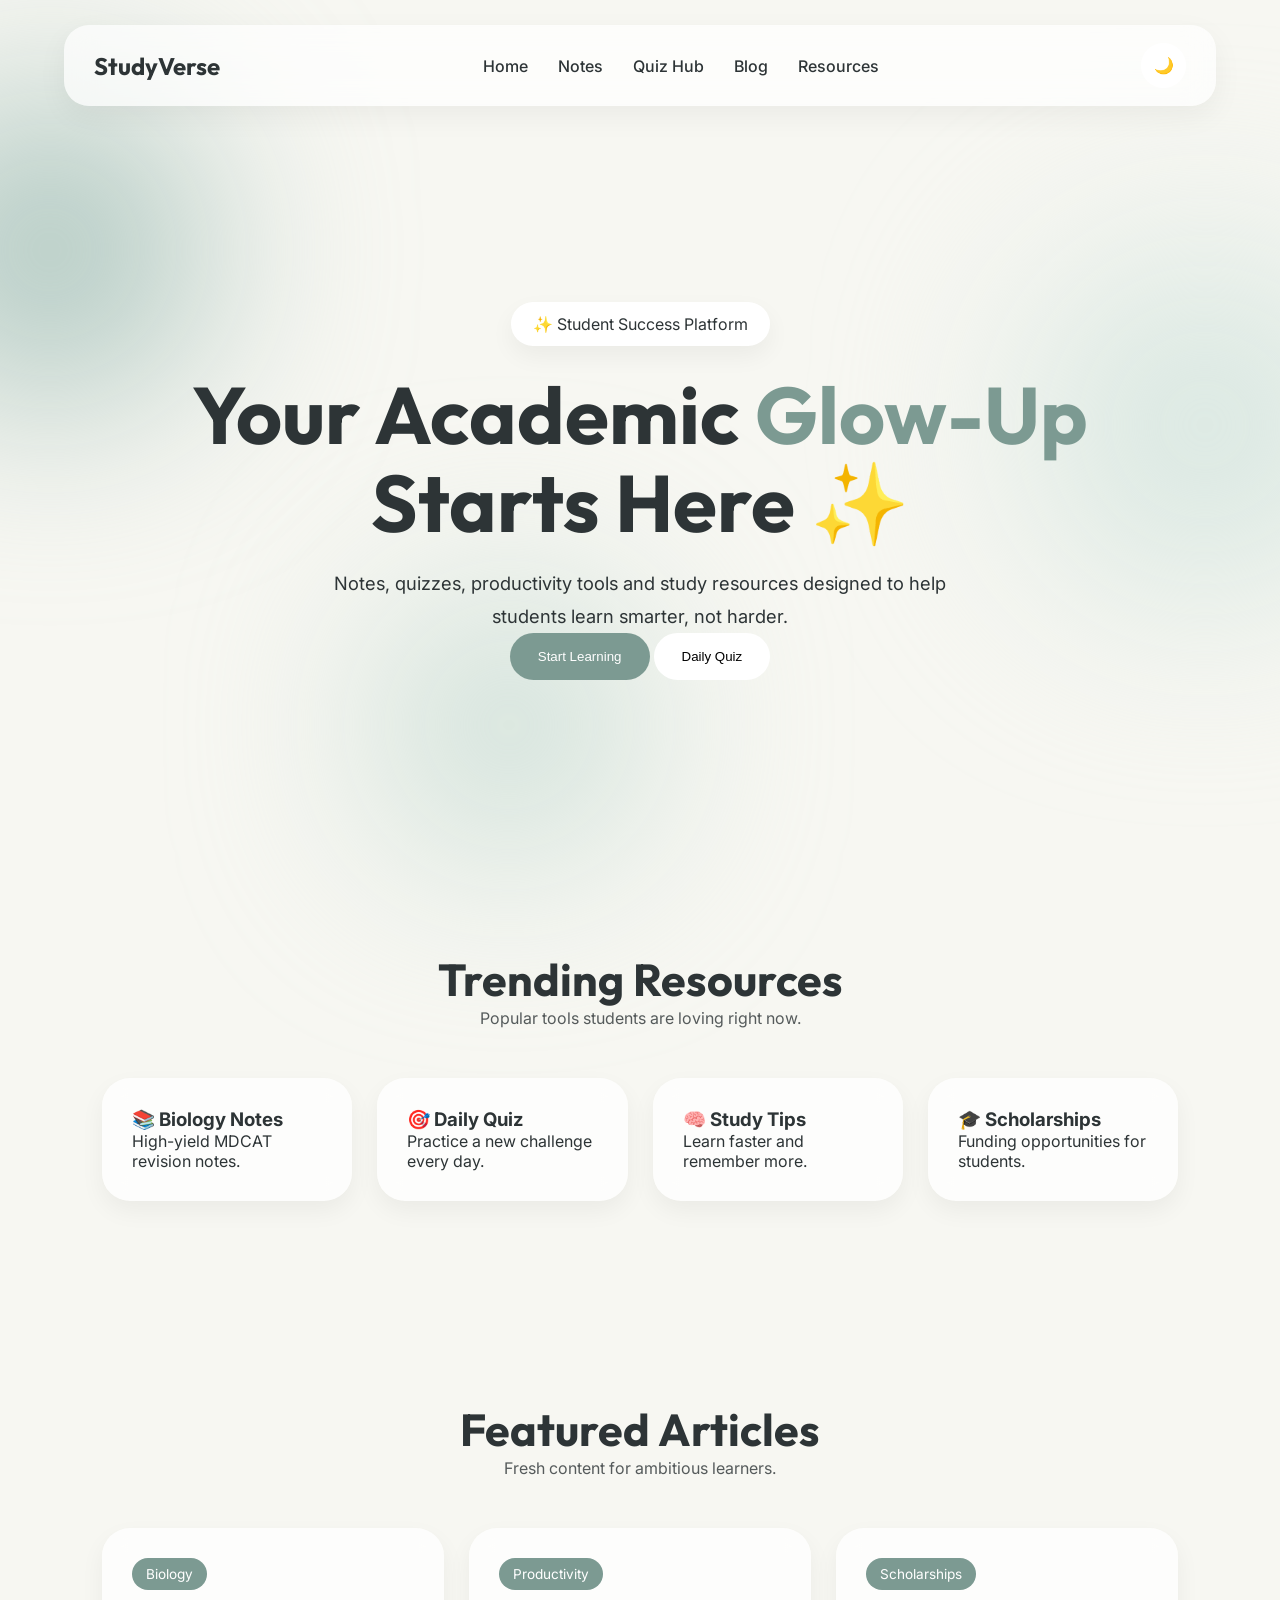
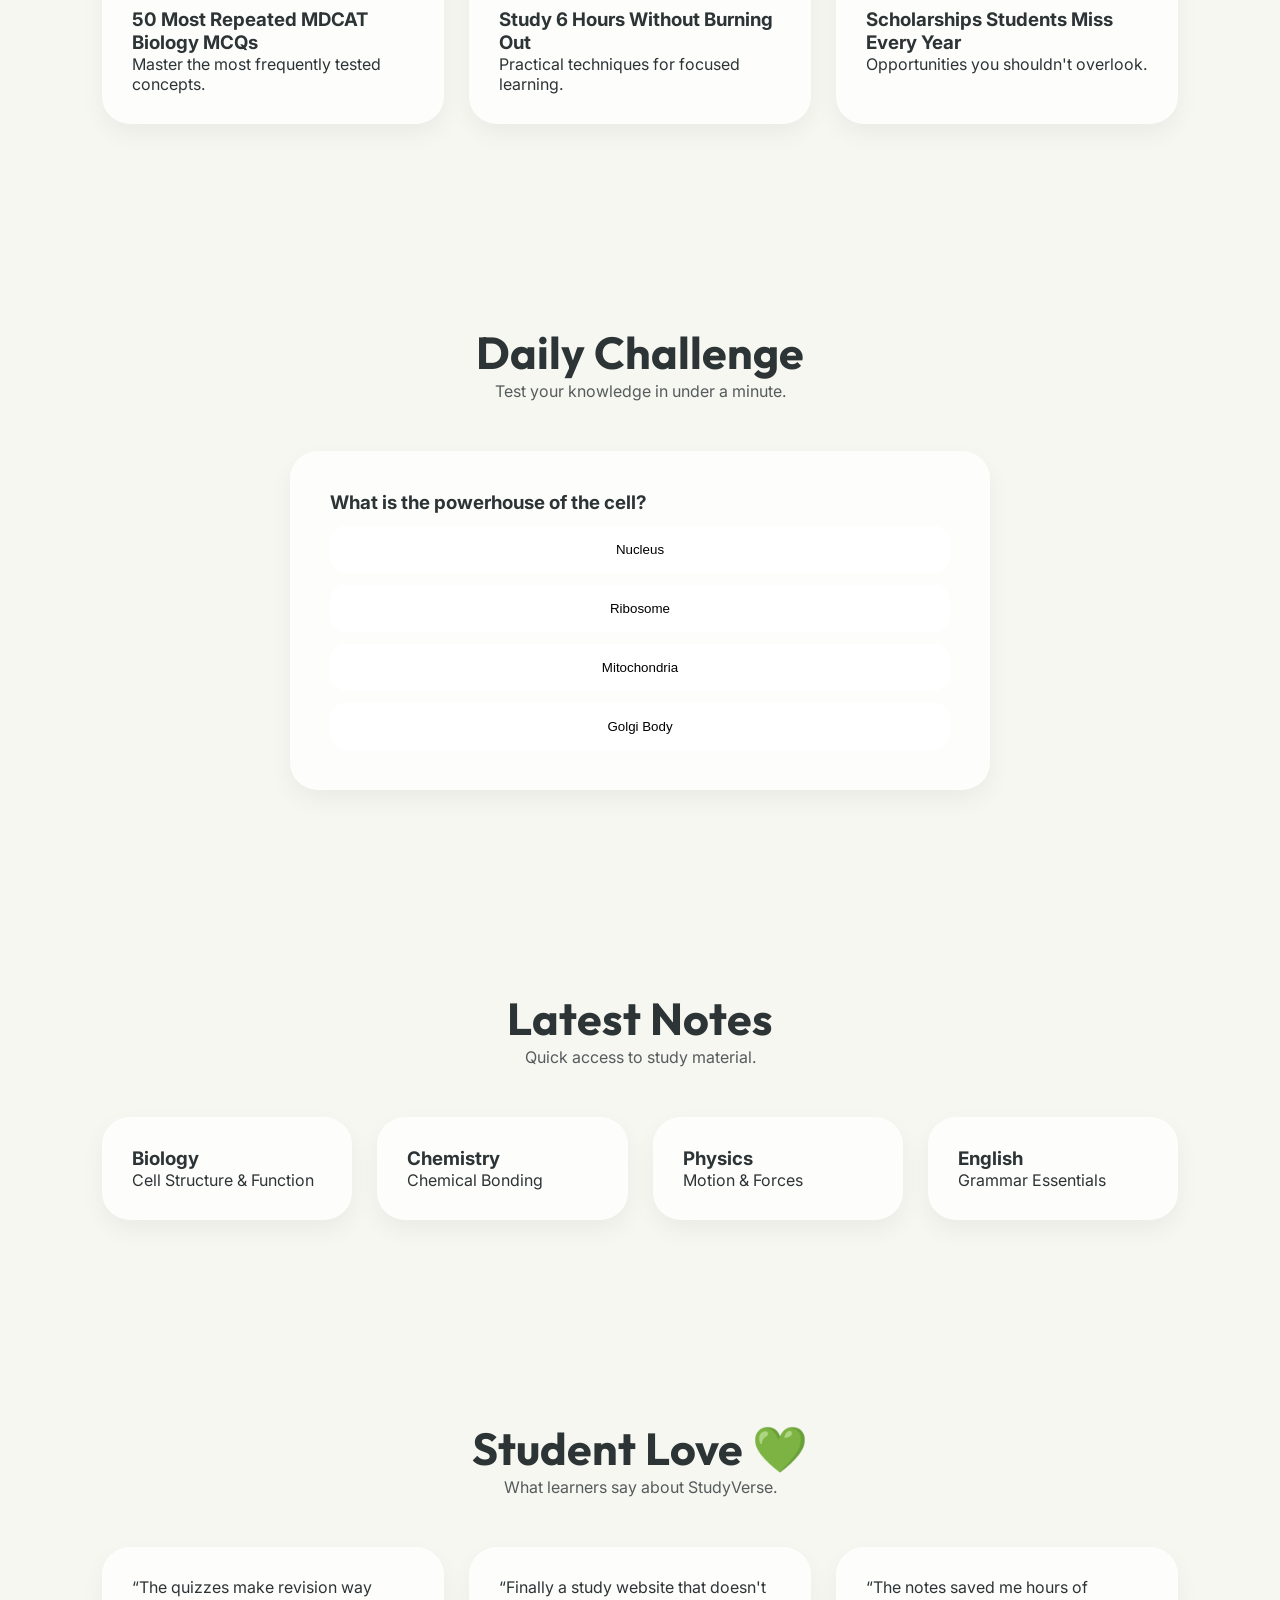
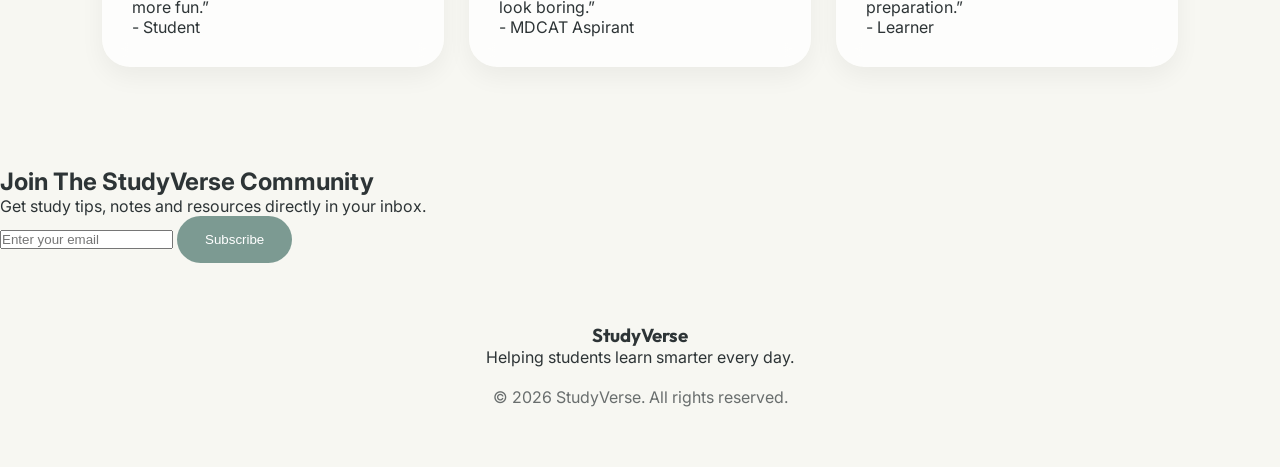
<file: index.html>
<!DOCTYPE html>
<html lang="en">

<head>
    <meta charset="UTF-8">
    <meta name="viewport" content="width=device-width, initial-scale=1.0">

    <title>StudyVerse | Your Academic Glow-Up Starts Here</title>

    <meta name="description"
        content="StudyVerse helps students learn smarter through notes, quizzes, study resources, productivity tips and more.">

    <link rel="stylesheet" href="style.css">

    <link href="https://fonts.googleapis.com/css2?family=Outfit:wght@300;400;500;600;700;800&family=Inter:wght@300;400;500;600&display=swap"
        rel="stylesheet">
</head>

<body>

    <!-- Floating Blobs -->

    <div class="blob blob1"></div>
    <div class="blob blob2"></div>
    <div class="blob blob3"></div>

    <!-- Navbar -->

    <nav class="navbar">

    <div class="logo">StudyVerse</div>

    <div class="menu-toggle" id="menuToggle">
        ☰
    </div>

    <ul class="nav-links" id="navLinks">
    <li><a href="index.html">Home</a></li>
    <li><a href="notes.html">Notes</a></li>
    <li><a href="quiz.html">Quiz Hub</a></li>
    <li><a href="blog.html">Blog</a></li>
    <li><a href="resources.html">Resources</a></li>
</ul>

        <button id="themeToggle" class="theme-btn">
            🌙
        </button>

    </nav>

    <!-- Hero -->

    <section class="hero">

        <span class="badge">
            ✨ Student Success Platform
        </span>

        <h1>
            Your Academic
            <span>Glow-Up</span>
            Starts Here ✨
        </h1>

        <p>
            Notes, quizzes, productivity tools and study resources
            designed to help students learn smarter, not harder.
        </p>

        <div class="hero-buttons">

            <button class="primary-btn">
                Start Learning
            </button>

            <button class="secondary-btn">
                Daily Quiz
            </button>

        </div>

    </section>

    <!-- Trending Resources -->

    <section class="section">

        <div class="section-header">
            <h2>Trending Resources</h2>
            <p>Popular tools students are loving right now.</p>
        </div>

        <div class="card-grid">

            <div class="card">
                <h3>📚 Biology Notes</h3>
                <p>High-yield MDCAT revision notes.</p>
            </div>

            <div class="card">
                <h3>🎯 Daily Quiz</h3>
                <p>Practice a new challenge every day.</p>
            </div>

            <div class="card">
                <h3>🧠 Study Tips</h3>
                <p>Learn faster and remember more.</p>
            </div>

            <div class="card">
                <h3>🎓 Scholarships</h3>
                <p>Funding opportunities for students.</p>
            </div>

        </div>

    </section>

    <!-- Featured Articles -->

    <section class="section">

        <div class="section-header">
            <h2>Featured Articles</h2>
            <p>Fresh content for ambitious learners.</p>
        </div>

        <div class="article-grid">

            <div class="article-card">
                <span class="tag">Biology</span>
                <h3>50 Most Repeated MDCAT Biology MCQs</h3>
                <p>Master the most frequently tested concepts.</p>
            </div>

            <div class="article-card">
                <span class="tag">Productivity</span>
                <h3>Study 6 Hours Without Burning Out</h3>
                <p>Practical techniques for focused learning.</p>
            </div>

            <div class="article-card">
                <span class="tag">Scholarships</span>
                <h3>Scholarships Students Miss Every Year</h3>
                <p>Opportunities you shouldn't overlook.</p>
            </div>

        </div>

    </section>

    <!-- Daily Challenge -->

    <section class="section">

        <div class="section-header">
            <h2>Daily Challenge</h2>
            <p>Test your knowledge in under a minute.</p>
        </div>

        <div class="quiz-card">

            <h3>
                What is the powerhouse of the cell?
            </h3>

            <button class="quiz-option">
                Nucleus
            </button>

            <button class="quiz-option">
                Ribosome
            </button>

            <button class="quiz-option">
                Mitochondria
            </button>

            <button class="quiz-option">
                Golgi Body
            </button>

        </div>

    </section>

    <!-- Latest Notes -->

    <section class="section">

        <div class="section-header">
            <h2>Latest Notes</h2>
            <p>Quick access to study material.</p>
        </div>

        <div class="notes-grid">

            <div class="note-card">
                <h3>Biology</h3>
                <p>Cell Structure & Function</p>
            </div>

            <div class="note-card">
                <h3>Chemistry</h3>
                <p>Chemical Bonding</p>
            </div>

            <div class="note-card">
                <h3>Physics</h3>
                <p>Motion & Forces</p>
            </div>

            <div class="note-card">
                <h3>English</h3>
                <p>Grammar Essentials</p>
            </div>

        </div>

    </section>

    <!-- Testimonials -->

    <section class="section">

        <div class="section-header">
            <h2>Student Love 💚</h2>
            <p>What learners say about StudyVerse.</p>
        </div>

        <div class="testimonial-grid">

            <div class="testimonial">
                <p>
                    “The quizzes make revision way more fun.”
                </p>
                <span>- Student</span>
            </div>

            <div class="testimonial">
                <p>
                    “Finally a study website that doesn't look boring.”
                </p>
                <span>- MDCAT Aspirant</span>
            </div>

            <div class="testimonial">
                <p>
                    “The notes saved me hours of preparation.”
                </p>
                <span>- Learner</span>
            </div>

        </div>

    </section>

    <!-- Newsletter -->

    <section class="newsletter">

        <h2>Join The StudyVerse Community</h2>

        <p>
            Get study tips, notes and resources directly in your inbox.
        </p>

        <div class="newsletter-form">

            <input type="email" placeholder="Enter your email">

            <button class="primary-btn">
                Subscribe
            </button>

        </div>

    </section>

    <!-- Footer -->

    <footer>

        <h3>StudyVerse</h3>

        <p>
            Helping students learn smarter every day.
        </p>

        <p class="copyright">
            © 2026 StudyVerse. All rights reserved.
        </p>

    </footer>

    <script src="script.js"></script>

</body>

</html>
</file>
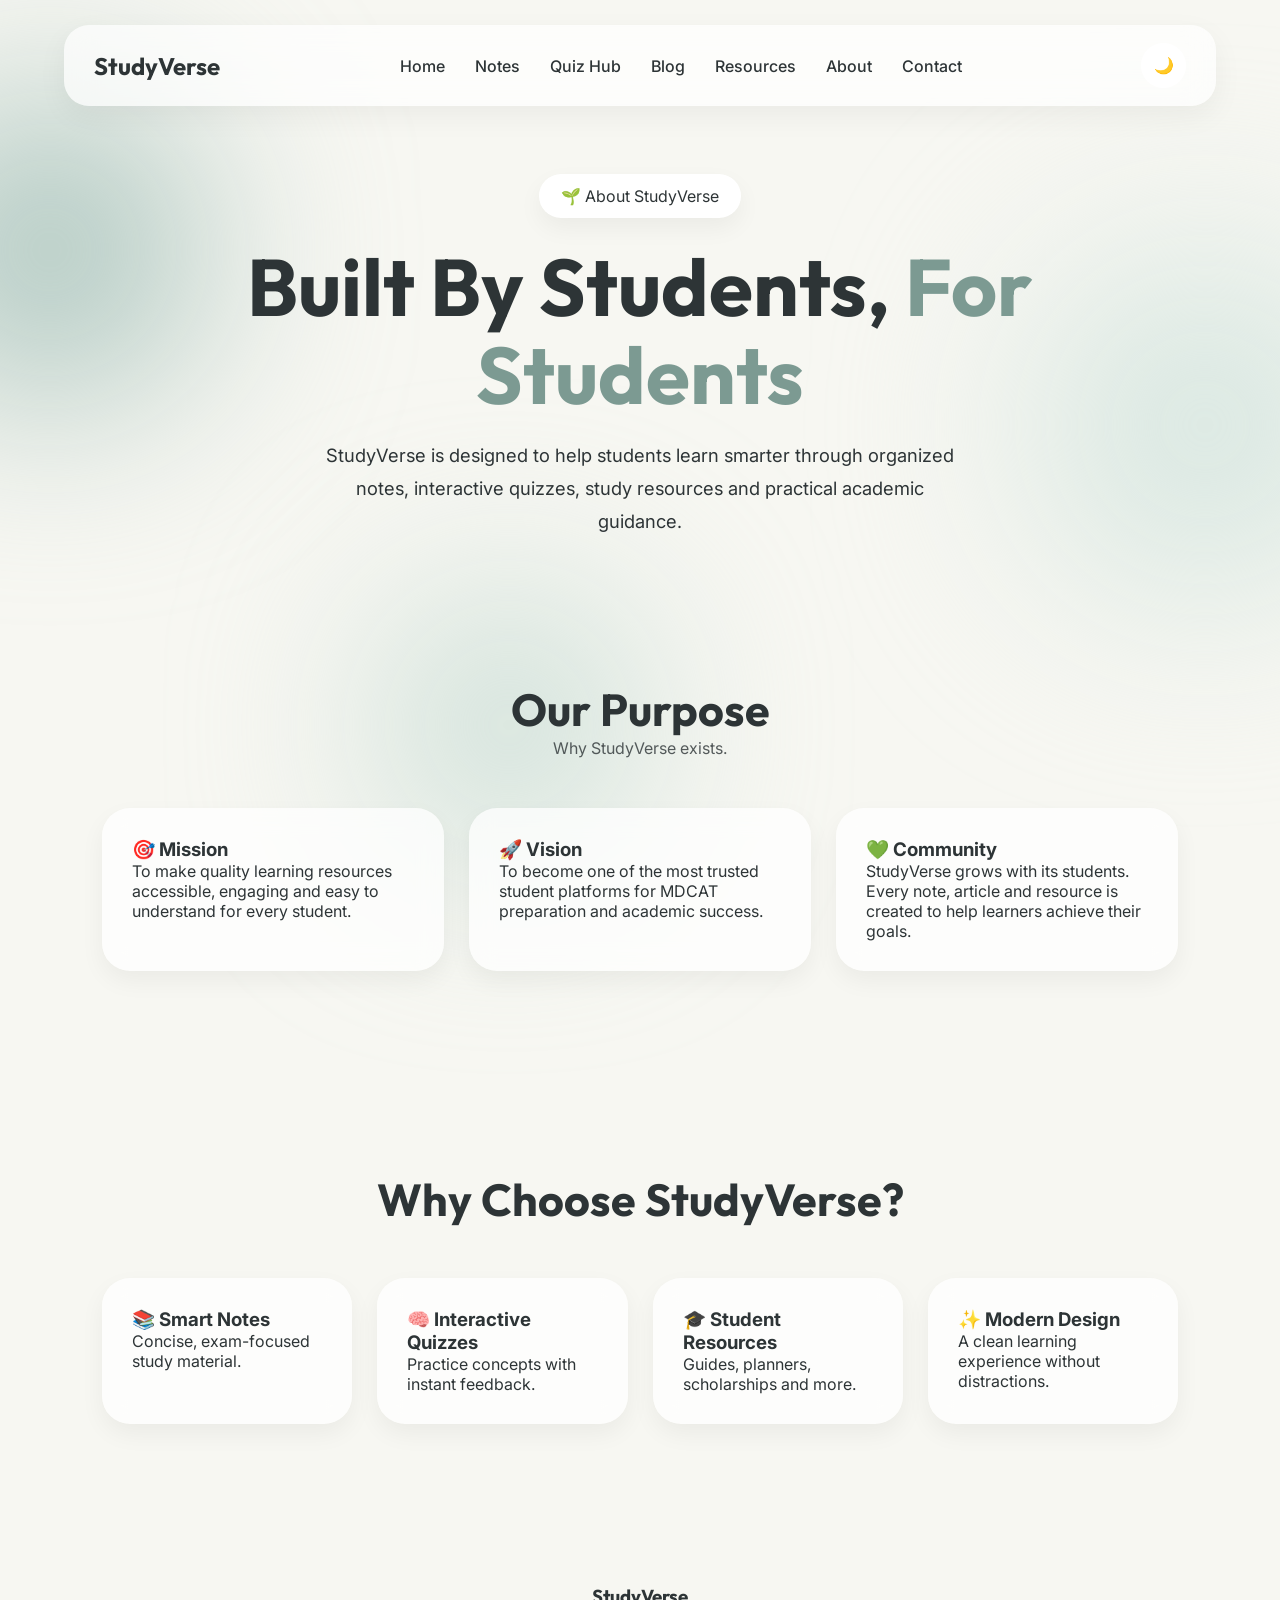
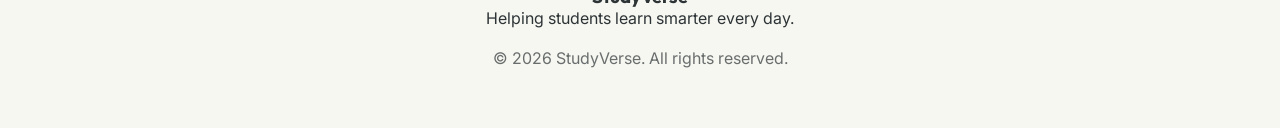
<file: about.html>
<!DOCTYPE html>
<html lang="en">

<head>
    <meta charset="UTF-8">
    <meta name="viewport" content="width=device-width, initial-scale=1.0">

    <title>About StudyVerse</title>

    <link rel="stylesheet" href="style.css">

    <link href="https://fonts.googleapis.com/css2?family=Outfit:wght@300;400;500;600;700;800&family=Inter:wght@300;400;500;600&display=swap"
        rel="stylesheet">
</head>

<body>

    <!-- Background Blobs -->

    <div class="blob blob1"></div>
    <div class="blob blob2"></div>
    <div class="blob blob3"></div>

    <!-- Navbar -->

    <nav class="navbar">

        <div class="logo">
            StudyVerse
        </div>

        <div class="menu-toggle" id="menuToggle">
            ☰
        </div>

        <ul class="nav-links" id="navLinks">
            <li><a href="index.html">Home</a></li>
            <li><a href="notes.html">Notes</a></li>
            <li><a href="quiz.html">Quiz Hub</a></li>
            <li><a href="blog.html">Blog</a></li>
            <li><a href="resources.html">Resources</a></li>
            <li><a href="about.html">About</a></li>
            <li><a href="contact.html">Contact</a></li>
        </ul>

        <button id="themeToggle" class="theme-btn">
            🌙
        </button>

    </nav>

    <!-- Hero -->

    <section class="hero" style="min-height:50vh;">

        <span class="badge">
            🌱 About StudyVerse
        </span>

        <h1>
            Built By Students,
            <span>For Students</span>
        </h1>

        <p>
            StudyVerse is designed to help students learn smarter through
            organized notes, interactive quizzes, study resources and
            practical academic guidance.
        </p>

    </section>

    <!-- About Cards -->

    <section class="section">

        <div class="section-header">
            <h2>Our Purpose</h2>
            <p>Why StudyVerse exists.</p>
        </div>

        <div class="card-grid">

            <div class="card">
                <h3>🎯 Mission</h3>

                <p>
                    To make quality learning resources accessible,
                    engaging and easy to understand for every student.
                </p>
            </div>

            <div class="card">
                <h3>🚀 Vision</h3>

                <p>
                    To become one of the most trusted student platforms
                    for MDCAT preparation and academic success.
                </p>
            </div>

            <div class="card">
                <h3>💚 Community</h3>

                <p>
                    StudyVerse grows with its students. Every note,
                    article and resource is created to help learners
                    achieve their goals.
                </p>
            </div>

        </div>

    </section>

    <!-- Why Choose StudyVerse -->

    <section class="section">

        <div class="section-header">
            <h2>Why Choose StudyVerse?</h2>
        </div>

        <div class="card-grid">

            <div class="card">
                <h3>📚 Smart Notes</h3>
                <p>Concise, exam-focused study material.</p>
            </div>

            <div class="card">
                <h3>🧠 Interactive Quizzes</h3>
                <p>Practice concepts with instant feedback.</p>
            </div>

            <div class="card">
                <h3>🎓 Student Resources</h3>
                <p>Guides, planners, scholarships and more.</p>
            </div>

            <div class="card">
                <h3>✨ Modern Design</h3>
                <p>A clean learning experience without distractions.</p>
            </div>

        </div>

    </section>

    <!-- Footer -->

    <footer>

        <h3>StudyVerse</h3>

        <p>
            Helping students learn smarter every day.
        </p>

        <p class="copyright">
            © 2026 StudyVerse. All rights reserved.
        </p>

    </footer>

    <script src="script.js"></script>

</body>

</html>
</file>
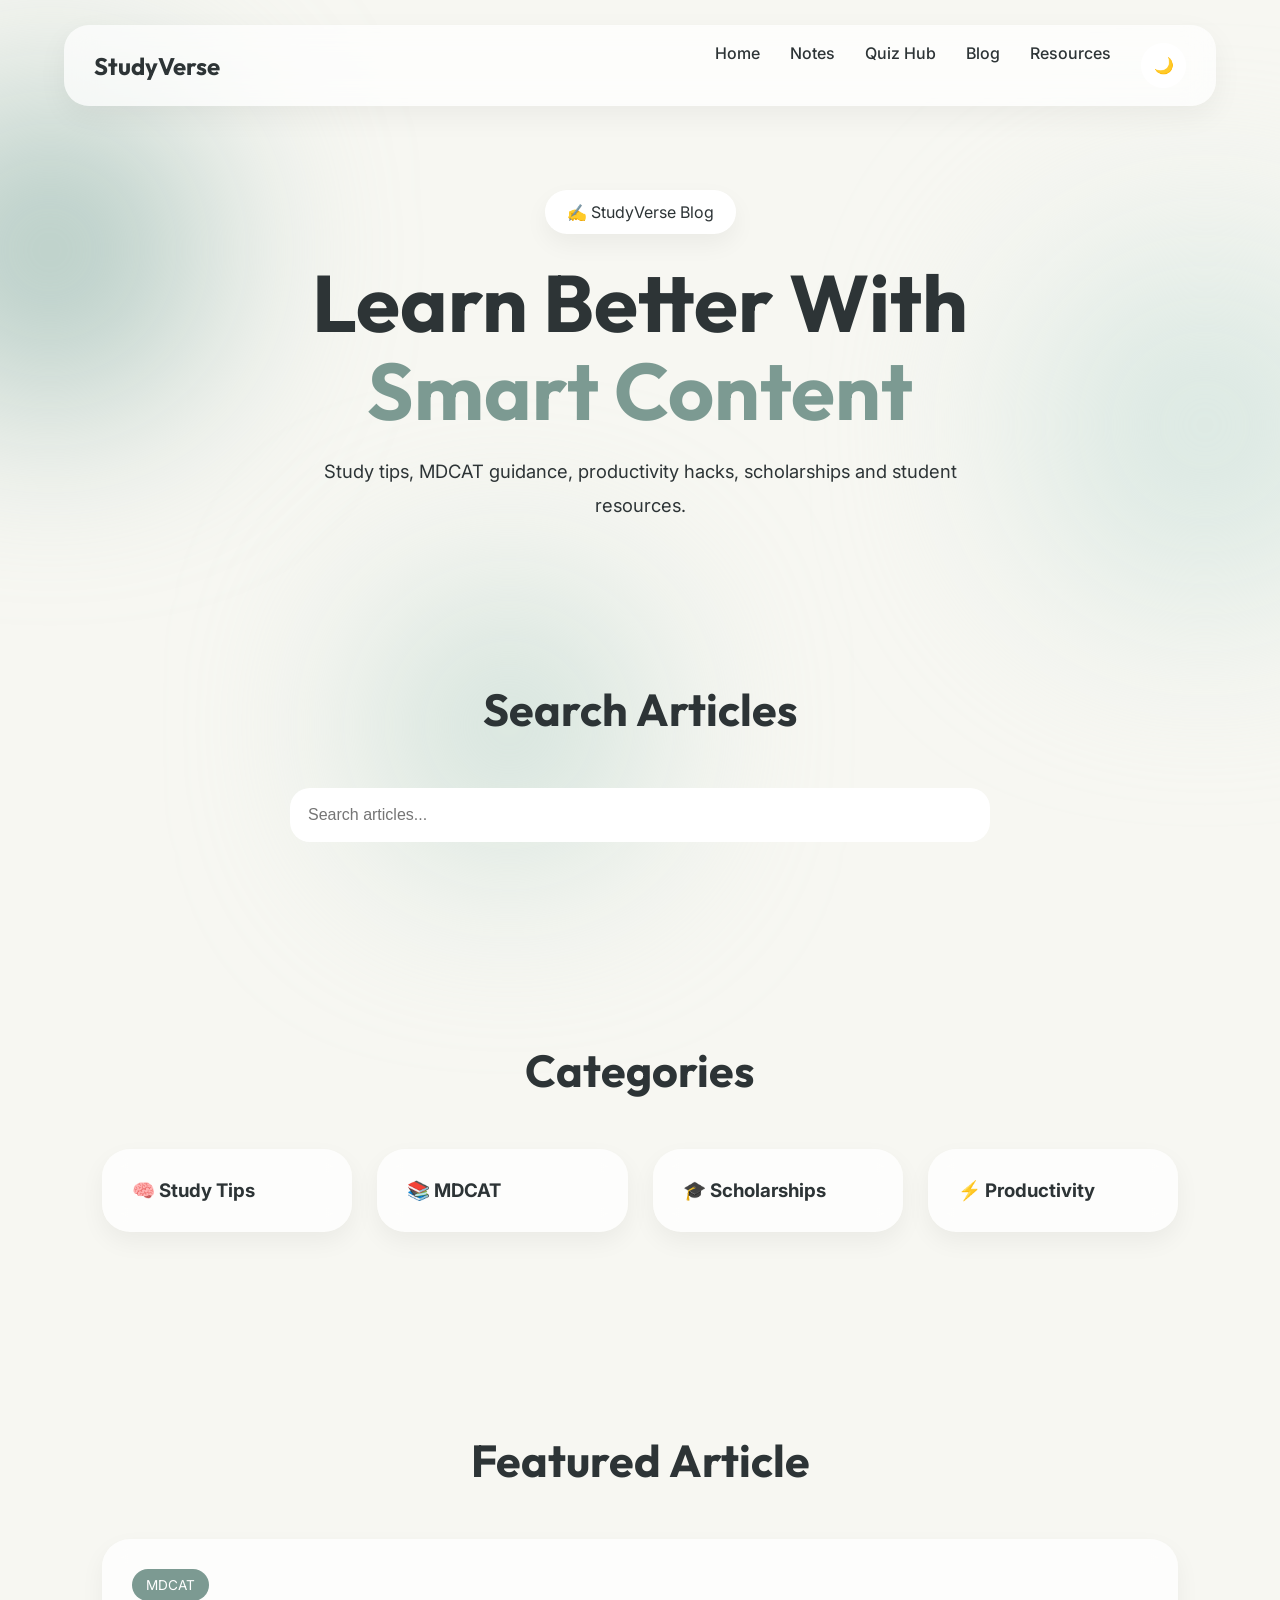
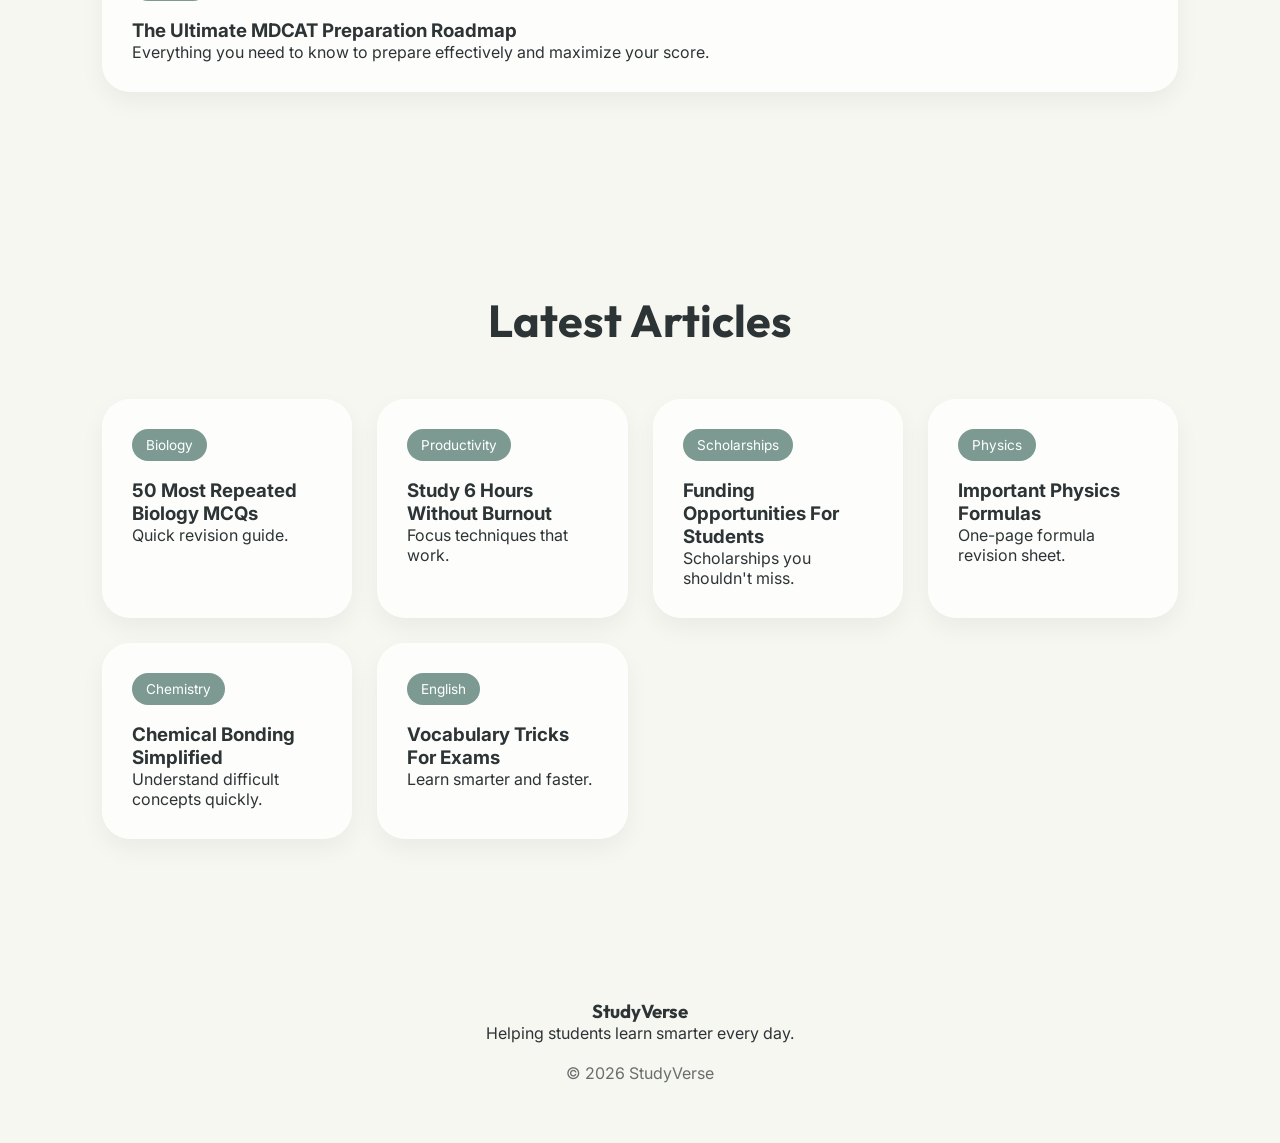
<file: blog.html>
<!DOCTYPE html>
<html lang="en">

<head>
    <meta charset="UTF-8">
    <meta name="viewport" content="width=device-width, initial-scale=1.0">

    <title>StudyVerse Blog</title>

    <link rel="stylesheet" href="style.css">

    <link href="https://fonts.googleapis.com/css2?family=Outfit:wght@300;400;500;600;700;800&family=Inter:wght@300;400;500;600&display=swap"
        rel="stylesheet">
</head>

<body>

    <div class="blob blob1"></div>
    <div class="blob blob2"></div>
    <div class="blob blob3"></div>

    <!-- Navbar -->

    <nav class="navbar">

    <div class="logo">StudyVerse</div>

    <div class="menu-toggle" id="menuToggle">
        ☰
    </div>

    <ul class="nav-links" id="navLinks">

        <ul class="nav-links">
            <li><a href="index.html">Home</a></li>
            <li><a href="notes.html">Notes</a></li>
            <li><a href="quiz.html">Quiz Hub</a></li>
            <li><a href="blog.html">Blog</a></li>
            <li><a href="resources.html">Resources</a></li>
        </ul>

        <button id="themeToggle" class="theme-btn">
            🌙
        </button>

    </nav>

    <!-- Hero -->

    <section class="hero" style="min-height:50vh;">

        <span class="badge">
            ✍️ StudyVerse Blog
        </span>

        <h1>
            Learn Better With
            <span>Smart Content</span>
        </h1>

        <p>
            Study tips, MDCAT guidance, productivity hacks,
            scholarships and student resources.
        </p>

    </section>

    <!-- Search -->

    <section class="section">

        <div class="section-header">
            <h2>Search Articles</h2>
        </div>

        <div style="max-width:700px; margin:auto;">
            <input
                type="text"
                placeholder="Search articles..."
                style="
                width:100%;
                padding:18px;
                border:none;
                border-radius:20px;
                font-size:1rem;
                ">
        </div>

    </section>

    <!-- Categories -->

    <section class="section">

        <div class="section-header">
            <h2>Categories</h2>
        </div>

        <div class="card-grid">

            <div class="card">
                <h3>🧠 Study Tips</h3>
            </div>

            <div class="card">
                <h3>📚 MDCAT</h3>
            </div>

            <div class="card">
                <h3>🎓 Scholarships</h3>
            </div>

            <div class="card">
                <h3>⚡ Productivity</h3>
            </div>

        </div>

    </section>

    <!-- Featured Article -->

    <section class="section">

        <div class="section-header">
            <h2>Featured Article</h2>
        </div>

        <div class="article-card">

            <span class="tag">
                MDCAT
            </span>

            <h3>
                The Ultimate MDCAT Preparation Roadmap
            </h3>

            <p>
                Everything you need to know to prepare effectively
                and maximize your score.
            </p>

        </div>

    </section>

    <!-- Articles -->

    <section class="section">

        <div class="section-header">
            <h2>Latest Articles</h2>
        </div>

        <div class="article-grid">

            <div class="article-card">
                <span class="tag">Biology</span>
                <h3>50 Most Repeated Biology MCQs</h3>
                <p>Quick revision guide.</p>
            </div>

            <div class="article-card">
                <span class="tag">Productivity</span>
                <h3>Study 6 Hours Without Burnout</h3>
                <p>Focus techniques that work.</p>
            </div>

            <div class="article-card">
                <span class="tag">Scholarships</span>
                <h3>Funding Opportunities For Students</h3>
                <p>Scholarships you shouldn't miss.</p>
            </div>

            <div class="article-card">
                <span class="tag">Physics</span>
                <h3>Important Physics Formulas</h3>
                <p>One-page formula revision sheet.</p>
            </div>

            <div class="article-card">
                <span class="tag">Chemistry</span>
                <h3>Chemical Bonding Simplified</h3>
                <p>Understand difficult concepts quickly.</p>
            </div>

            <div class="article-card">
                <span class="tag">English</span>
                <h3>Vocabulary Tricks For Exams</h3>
                <p>Learn smarter and faster.</p>
            </div>

        </div>

    </section>

    <!-- Footer -->

    <footer>

        <h3>StudyVerse</h3>

        <p>
            Helping students learn smarter every day.
        </p>

        <p class="copyright">
            © 2026 StudyVerse
        </p>

    </footer>

    <script src="script.js"></script>

</body>

</html>
</file>
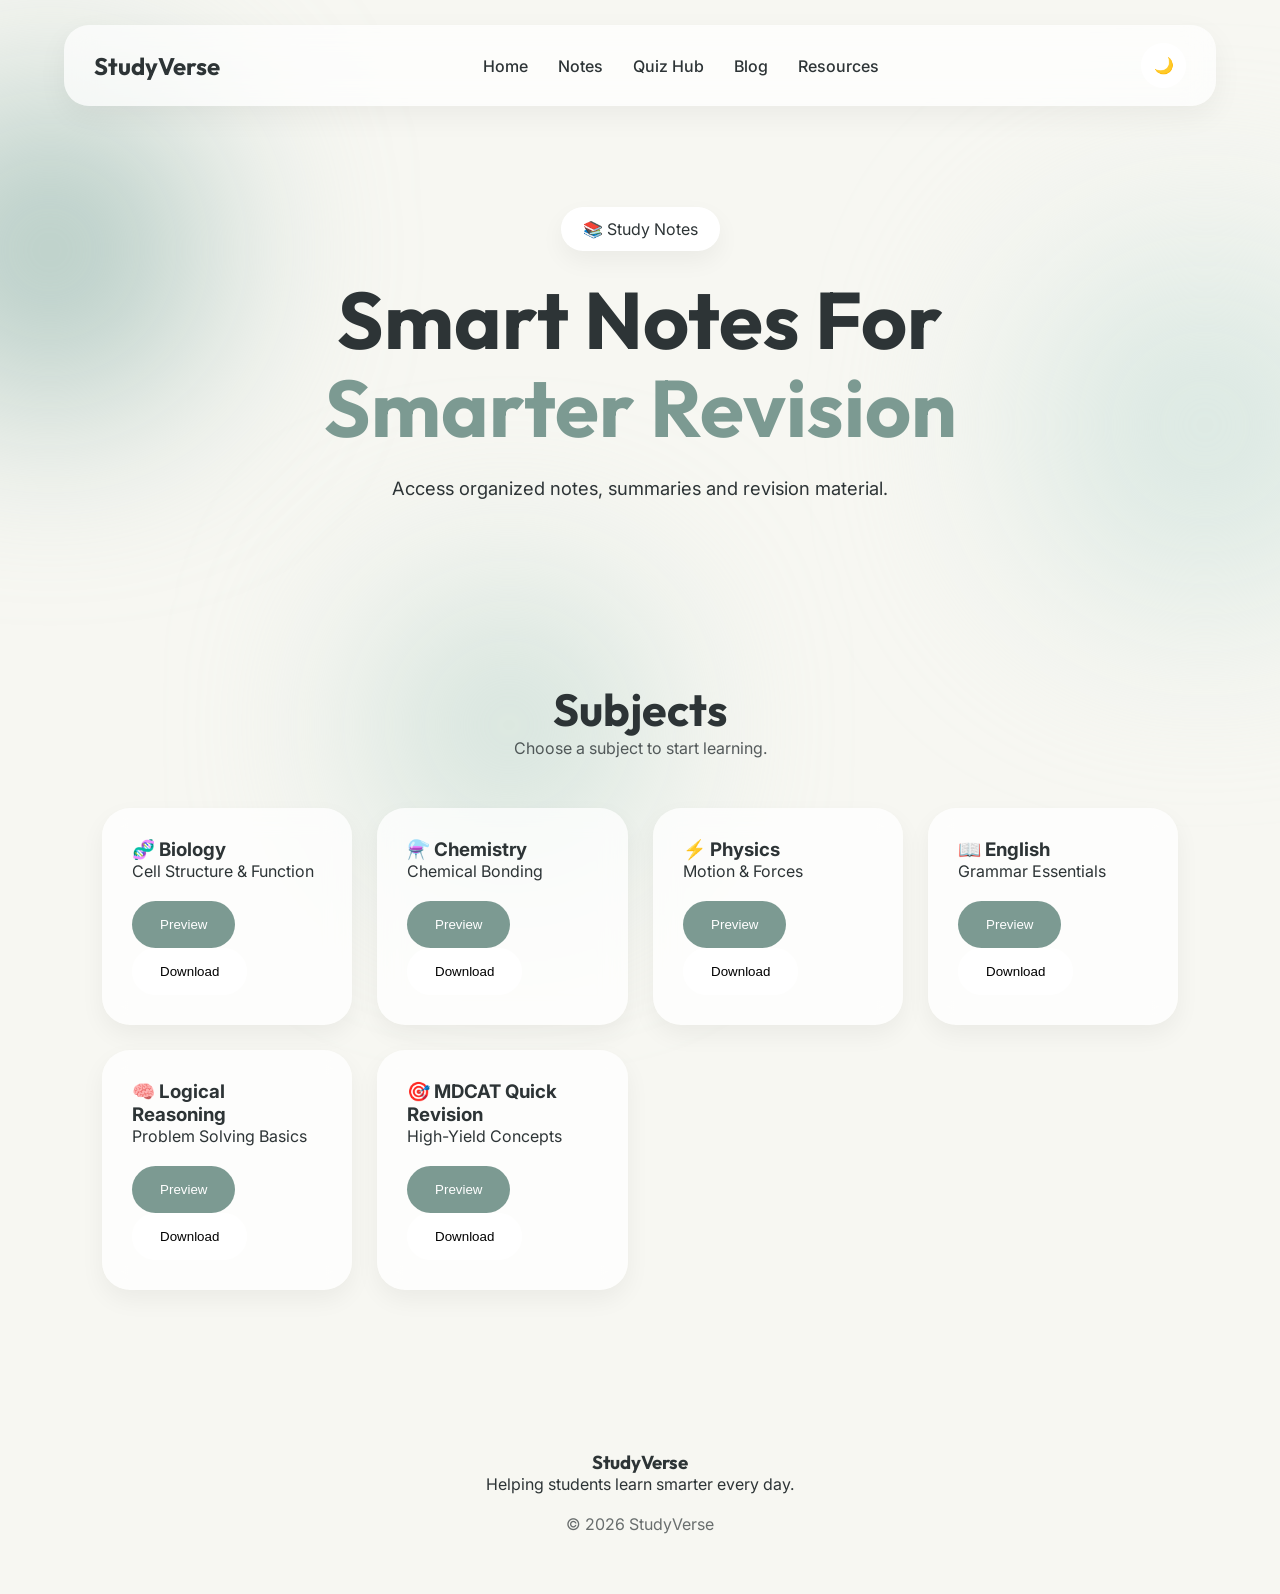
<file: notes.html>
<!DOCTYPE html>
<html lang="en">

<head>
    <meta charset="UTF-8">
    <meta name="viewport" content="width=device-width, initial-scale=1.0">
    <title>StudyVerse Notes</title>

    <link rel="stylesheet" href="style.css">

    <link href="https://fonts.googleapis.com/css2?family=Outfit:wght@300;400;500;600;700;800&family=Inter:wght@300;400;500;600&display=swap"
        rel="stylesheet">
</head>

<body>

    <div class="blob blob1"></div>
    <div class="blob blob2"></div>
    <div class="blob blob3"></div>

    <nav class="navbar">

    <div class="logo">StudyVerse</div>

    <div class="menu-toggle" id="menuToggle">
        ☰
    </div>

    <ul class="nav-links" id="navLinks">
            <li><a href="index.html">Home</a></li>
            <li><a href="notes.html">Notes</a></li>
            <li><a href="quiz.html">Quiz Hub</a></li>
            <li><a href="blog.html">Blog</a></li>
            <li><a href="resources.html">Resources</a></li>
        </ul>

        <button id="themeToggle" class="theme-btn">
            🌙
        </button>

    </nav>

    <!-- Hero -->

    <section class="hero" style="min-height:50vh;">

        <span class="badge">
            📚 Study Notes
        </span>

        <h1>
            Smart Notes For
            <span>Smarter Revision</span>
        </h1>

        <p>
            Access organized notes, summaries and revision material.
        </p>

    </section>

    <!-- Subjects -->

    <section class="section">

        <div class="section-header">
            <h2>Subjects</h2>
            <p>Choose a subject to start learning.</p>
        </div>

        <div class="notes-grid">

            <div class="note-card">
                <h3>🧬 Biology</h3>
                <p>Cell Structure & Function</p>
                <br>
                <button class="primary-btn">Preview</button>
                <button class="secondary-btn">Download</button>
            </div>

            <div class="note-card">
                <h3>⚗️ Chemistry</h3>
                <p>Chemical Bonding</p>
                <br>
                <button class="primary-btn">Preview</button>
                <button class="secondary-btn">Download</button>
            </div>

            <div class="note-card">
                <h3>⚡ Physics</h3>
                <p>Motion & Forces</p>
                <br>
                <button class="primary-btn">Preview</button>
                <button class="secondary-btn">Download</button>
            </div>

            <div class="note-card">
                <h3>📖 English</h3>
                <p>Grammar Essentials</p>
                <br>
                <button class="primary-btn">Preview</button>
                <button class="secondary-btn">Download</button>
            </div>

            <div class="note-card">
                <h3>🧠 Logical Reasoning</h3>
                <p>Problem Solving Basics</p>
                <br>
                <button class="primary-btn">Preview</button>
                <button class="secondary-btn">Download</button>
            </div>

            <div class="note-card">
                <h3>🎯 MDCAT Quick Revision</h3>
                <p>High-Yield Concepts</p>
                <br>
                <button class="primary-btn">Preview</button>
                <button class="secondary-btn">Download</button>
            </div>

        </div>

    </section>

    <!-- Footer -->

    <footer>

        <h3>StudyVerse</h3>

        <p>
            Helping students learn smarter every day.
        </p>

        <p class="copyright">
            © 2026 StudyVerse
        </p>

    </footer>

    <script src="script.js"></script>

</body>

</html>
</file>
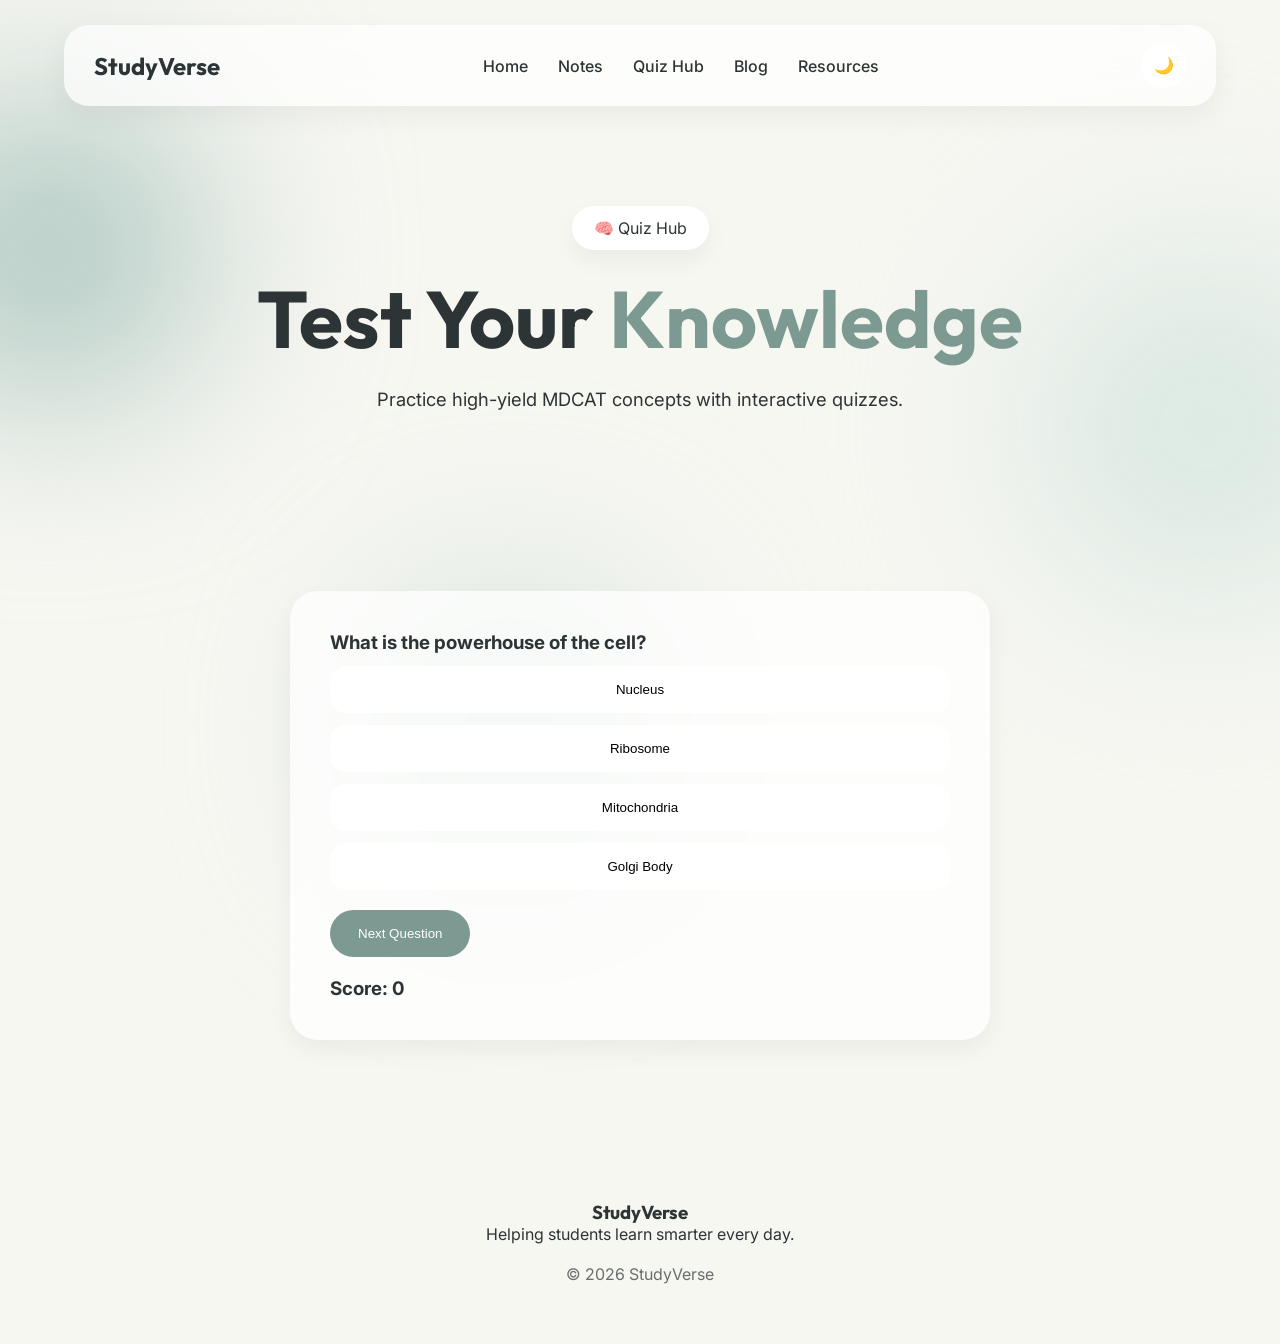
<file: quiz.html>
<!DOCTYPE html>
<html lang="en">

<head>
    <meta charset="UTF-8">
    <meta name="viewport" content="width=device-width, initial-scale=1.0">
    <title>StudyVerse Quiz Hub</title>

    <link rel="stylesheet" href="style.css">

    <link href="https://fonts.googleapis.com/css2?family=Outfit:wght@300;400;500;600;700;800&family=Inter:wght@300;400;500;600&display=swap"
        rel="stylesheet">
</head>

<body>

    <div class="blob blob1"></div>
    <div class="blob blob2"></div>
    <div class="blob blob3"></div>

    <nav class="navbar">

    <div class="logo">StudyVerse</div>

    <div class="menu-toggle" id="menuToggle">
        ☰
    </div>

    <ul class="nav-links" id="navLinks">
            <li><a href="index.html">Home</a></li>
            <li><a href="notes.html">Notes</a></li>
            <li><a href="quiz.html">Quiz Hub</a></li>
            <li><a href="blog.html">Blog</a></li>
            <li><a href="resources.html">Resources</a></li>
        </ul>

        <button id="themeToggle" class="theme-btn">
            🌙
        </button>

    </nav>

    <section class="hero" style="min-height:40vh;">

        <span class="badge">
            🧠 Quiz Hub
        </span>

        <h1>
            Test Your
            <span>Knowledge</span>
        </h1>

        <p>
            Practice high-yield MDCAT concepts with interactive quizzes.
        </p>

    </section>

    <section class="section">

        <div class="quiz-card">

            <h3 id="question">
                Loading Question...
            </h3>

            <div id="answers"></div>

            <br>

            <button id="nextBtn" class="primary-btn">
                Next Question
            </button>

            <br><br>

            <h3>
                Score:
                <span id="score">
                    0
                </span>
            </h3>

        </div>

    </section>

    <footer>

        <h3>StudyVerse</h3>

        <p>
            Helping students learn smarter every day.
        </p>

        <p class="copyright">
            © 2026 StudyVerse
        </p>

    </footer>

    <script src="script.js"></script>

</body>

</html>
</file>
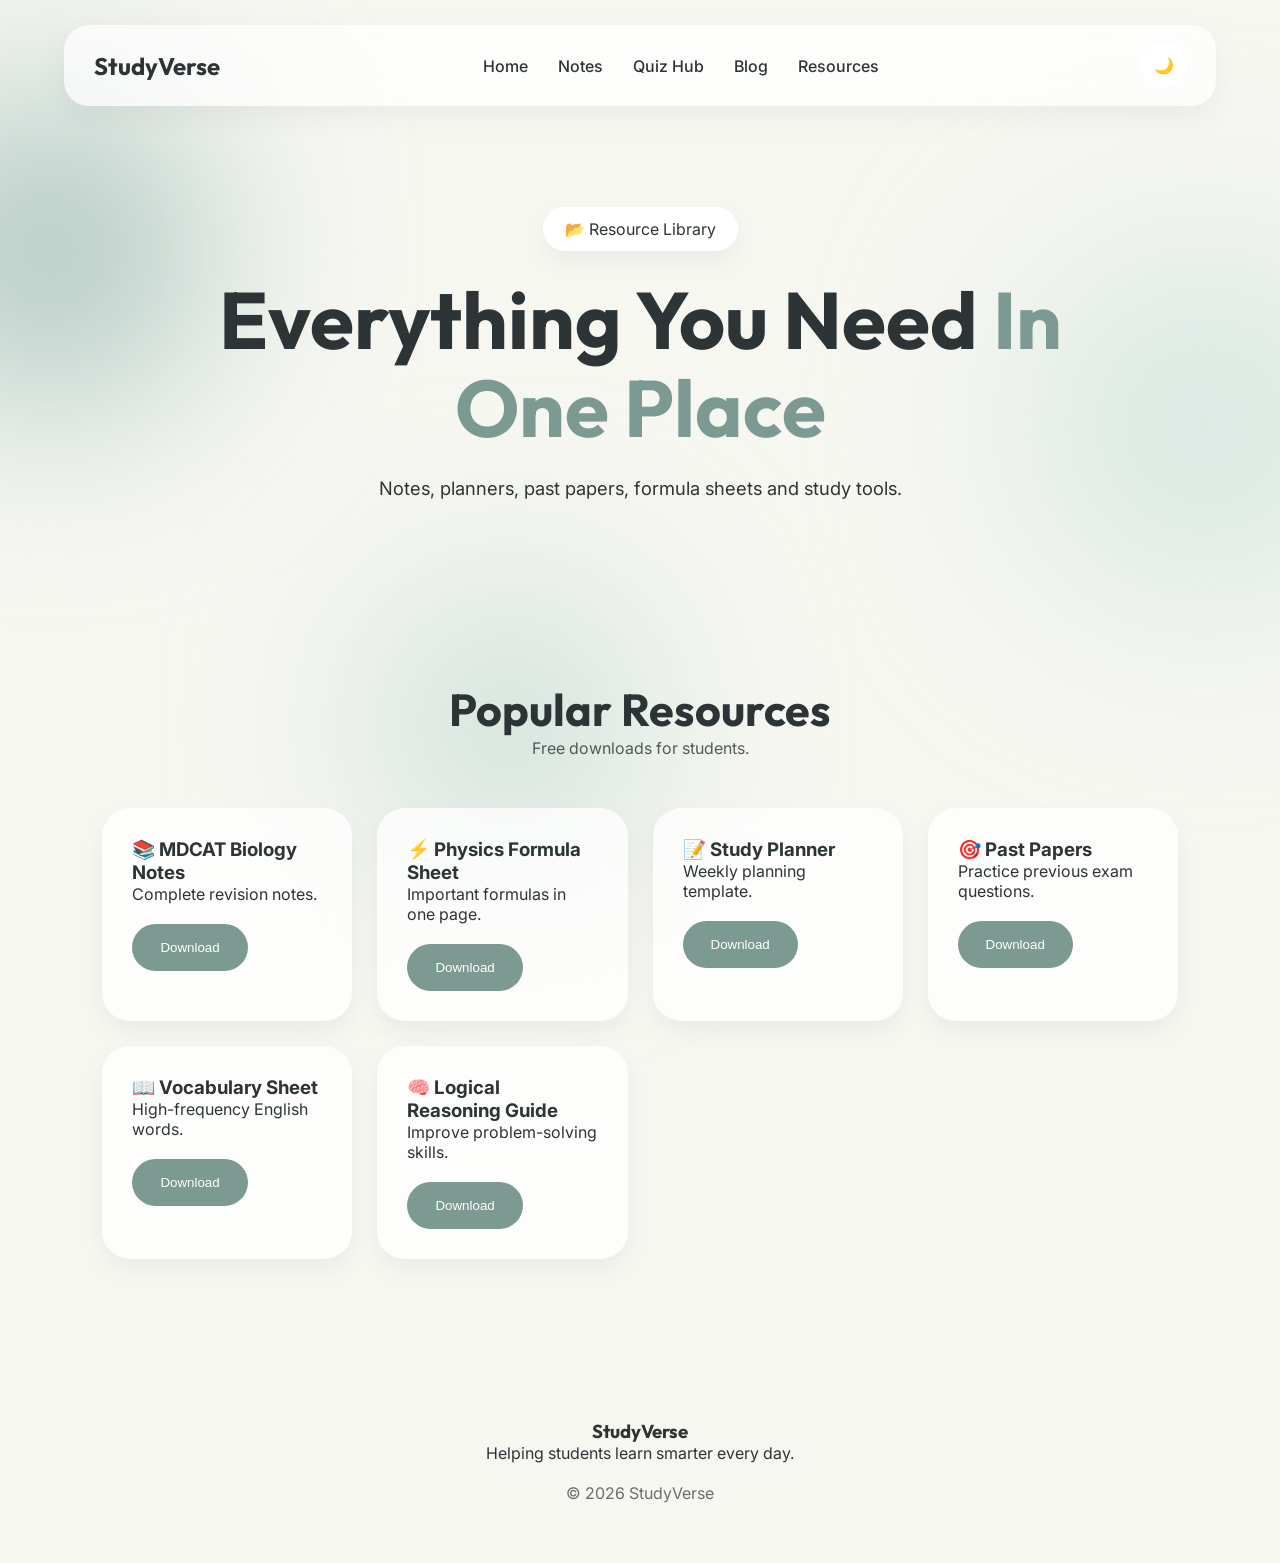
<file: resources.html>
<!DOCTYPE html>
<html lang="en">

<head>
    <meta charset="UTF-8">
    <meta name="viewport" content="width=device-width, initial-scale=1.0">
    <title>StudyVerse Resources</title>

    <link rel="stylesheet" href="style.css">

    <link href="https://fonts.googleapis.com/css2?family=Outfit:wght@300;400;500;600;700;800&family=Inter:wght@300;400;500;600&display=swap"
        rel="stylesheet">
</head>

<body>

    <div class="blob blob1"></div>
    <div class="blob blob2"></div>
    <div class="blob blob3"></div>

    <nav class="navbar">

    <div class="logo">StudyVerse</div>

    <div class="menu-toggle" id="menuToggle">
        ☰
    </div>

    <ul class="nav-links" id="navLinks">
            <li><a href="index.html">Home</a></li>
            <li><a href="notes.html">Notes</a></li>
            <li><a href="quiz.html">Quiz Hub</a></li>
            <li><a href="blog.html">Blog</a></li>
            <li><a href="resources.html">Resources</a></li>
        </ul>

        <button id="themeToggle" class="theme-btn">
            🌙
        </button>

    </nav>

    <!-- Hero -->

    <section class="hero" style="min-height:50vh;">

        <span class="badge">
            📂 Resource Library
        </span>

        <h1>
            Everything You Need
            <span>In One Place</span>
        </h1>

        <p>
            Notes, planners, past papers, formula sheets and study tools.
        </p>

    </section>

    <!-- Resources -->

    <section class="section">

        <div class="section-header">
            <h2>Popular Resources</h2>
            <p>Free downloads for students.</p>
        </div>

        <div class="card-grid">

            <div class="card">
                <h3>📚 MDCAT Biology Notes</h3>
                <p>Complete revision notes.</p>
                <br>
                <button class="primary-btn">Download</button>
            </div>

            <div class="card">
                <h3>⚡ Physics Formula Sheet</h3>
                <p>Important formulas in one page.</p>
                <br>
                <button class="primary-btn">Download</button>
            </div>

            <div class="card">
                <h3>📝 Study Planner</h3>
                <p>Weekly planning template.</p>
                <br>
                <button class="primary-btn">Download</button>
            </div>

            <div class="card">
                <h3>🎯 Past Papers</h3>
                <p>Practice previous exam questions.</p>
                <br>
                <button class="primary-btn">Download</button>
            </div>

            <div class="card">
                <h3>📖 Vocabulary Sheet</h3>
                <p>High-frequency English words.</p>
                <br>
                <button class="primary-btn">Download</button>
            </div>

            <div class="card">
                <h3>🧠 Logical Reasoning Guide</h3>
                <p>Improve problem-solving skills.</p>
                <br>
                <button class="primary-btn">Download</button>
            </div>

        </div>

    </section>

    <!-- Footer -->

    <footer>

        <h3>StudyVerse</h3>

        <p>
            Helping students learn smarter every day.
        </p>

        <p class="copyright">
            © 2026 StudyVerse
        </p>

    </footer>

    <script src="script.js"></script>

</body>

</html>
</file>
<file: style.css>
/* =========================
   STUDYVERSE FINAL CSS
========================= */

*{
    margin:0;
    padding:0;
    box-sizing:border-box;
}

html{
    scroll-behavior:smooth;
}

body{
    font-family:'Inter',sans-serif;
    background:#F7F7F2;
    color:#2D3436;
    overflow-x:hidden;
    transition:0.3s ease;
}

/* =========================
   FLOATING BLOBS
========================= */

.blob{
    position:fixed;
    border-radius:50%;
    filter:blur(100px);
    z-index:-1;
}

.blob1{
    width:300px;
    height:300px;
    background:#A8C3BC;
    top:100px;
    left:-100px;
    animation:float 10s ease-in-out infinite;
}

.blob2{
    width:350px;
    height:350px;
    background:#D8E7E1;
    right:-100px;
    top:250px;
    animation:float 12s ease-in-out infinite;
}

.blob3{
    width:250px;
    height:250px;
    background:#C7DCD4;
    bottom:50px;
    left:30%;
    animation:float 8s ease-in-out infinite;
}

@keyframes float{
    0%,100%{ transform:translateY(0); }
    50%{ transform:translateY(-30px); }
}

/* =========================
   NAVBAR
========================= */

.navbar{
    width:90%;
    max-width:1200px;
    margin:25px auto;
    padding:18px 30px;

    display:flex;
    justify-content:space-between;
    align-items:center;

    border-radius:25px;
    background:rgba(255,255,255,0.7);
    backdrop-filter:blur(15px);
    box-shadow:0 10px 30px rgba(0,0,0,.05);

    position:sticky;
    top:20px;
    z-index:999;
}

.logo{
    font-family:'Outfit',sans-serif;
    font-size:1.5rem;
    font-weight:700;
    text-decoration:none;
    color:inherit;
}

.nav-links{
    list-style:none;
    display:flex;
    gap:30px;
}

.nav-links a{
    text-decoration:none;
    color:#2D3436;
    font-weight:500;
    transition:.3s;
}

.nav-links a:hover{
    color:#7C9A92;
}

/* Theme button */

.theme-btn{
    border:none;
    background:white;
    width:45px;
    height:45px;
    border-radius:50%;
    cursor:pointer;
    font-size:1rem;
}

/* =========================
   HERO
========================= */

.hero{
    min-height:80vh;
    display:flex;
    flex-direction:column;
    justify-content:center;
    align-items:center;
    text-align:center;
    padding:30px;
}

.badge{
    background:white;
    padding:12px 22px;
    border-radius:999px;
    box-shadow:0 10px 25px rgba(0,0,0,.05);
}

.hero h1{
    font-family:'Outfit',sans-serif;
    font-size:5rem;
    max-width:900px;
    margin-top:25px;
    line-height:1.1;
}

.hero h1 span{
    color:#7C9A92;
}

.hero p{
    margin-top:20px;
    max-width:650px;
    line-height:1.8;
    font-size:1.15rem;
}

/* =========================
   BUTTONS
========================= */

.primary-btn{
    background:#7C9A92;
    color:white;
    border:none;
    padding:16px 28px;
    border-radius:999px;
    cursor:pointer;
    transition:.3s;
}

.secondary-btn{
    background:white;
    border:none;
    padding:16px 28px;
    border-radius:999px;
    cursor:pointer;
    transition:.3s;
}

.primary-btn:hover,
.secondary-btn:hover{
    transform:translateY(-4px);
}

/* =========================
   SECTIONS
========================= */

.section{
    padding:100px 8%;
}

.section-header{
    text-align:center;
    margin-bottom:50px;
}

.section-header h2{
    font-family:'Outfit',sans-serif;
    font-size:2.8rem;
}

.section-header p{
    opacity:.8;
}

/* =========================
   CARDS
========================= */

.card-grid,
.article-grid,
.notes-grid,
.testimonial-grid{
    display:grid;
    grid-template-columns:repeat(auto-fit,minmax(250px,1fr));
    gap:25px;
}

.card,
.article-card,
.note-card,
.testimonial{
    background:rgba(255,255,255,.75);
    backdrop-filter:blur(12px);
    border-radius:28px;
    padding:30px;
    transition:.3s;
    box-shadow:0 10px 25px rgba(0,0,0,.05);
}

.card:hover,
.article-card:hover,
.note-card:hover,
.testimonial:hover{
    transform:translateY(-8px);
}

/* =========================
   TAGS
========================= */

.tag{
    display:inline-block;
    background:#7C9A92;
    color:white;
    padding:8px 14px;
    border-radius:999px;
    margin-bottom:18px;
    font-size:.85rem;
}

/* =========================
   QUIZ
========================= */

.quiz-card{
    max-width:700px;
    margin:auto;
    background:rgba(255,255,255,.75);
    backdrop-filter:blur(12px);
    border-radius:28px;
    padding:40px;
    box-shadow:0 10px 25px rgba(0,0,0,.05);
}

.quiz-option{
    width:100%;
    margin-top:12px;
    padding:16px;
    border:none;
    border-radius:16px;
    background:white;
    cursor:pointer;
    transition:.3s;
}

.quiz-option:hover{
    transform:translateX(5px);
}

/* =========================
   FOOTER
========================= */

footer{
    text-align:center;
    padding:60px 20px;
}

footer h3{
    font-family:'Outfit',sans-serif;
}

.copyright{
    margin-top:20px;
    opacity:.7;
}

/* =========================
   DARK MODE
========================= */

.dark{
    background:#1E2421;
    color:#F5F5F5;
}

.dark .navbar,
.dark .card,
.dark .article-card,
.dark .note-card,
.dark .testimonial,
.dark .quiz-card{
    background:#2A302D;
}

.dark .badge{
    background:#2A302D;
}

.dark .secondary-btn,
.dark .quiz-option,
.dark .theme-btn{
    background:#3A423E;
    color:white;
}

.dark .nav-links a{
    color:white;
}

.dark .nav-links{
    background:#2A302D;
}

/* =========================
   MOBILE MENU
========================= */

.menu-toggle{
    display:none;
    font-size:2rem;
    cursor:pointer;
}

@media(max-width:768px){

    .menu-toggle{
        display:block;
    }

    .nav-links{
        display:none;
        position:absolute;
        top:90px;
        left:0;
        width:100%;
        flex-direction:column;
        gap:20px;
        padding:30px;
        background:white;
        border-radius:20px;
        box-shadow:0 10px 30px rgba(0,0,0,.08);
    }

    .nav-links.active{
        display:flex;
    }

    .hero h1{
        font-size:3rem;
    }

}
</file>
